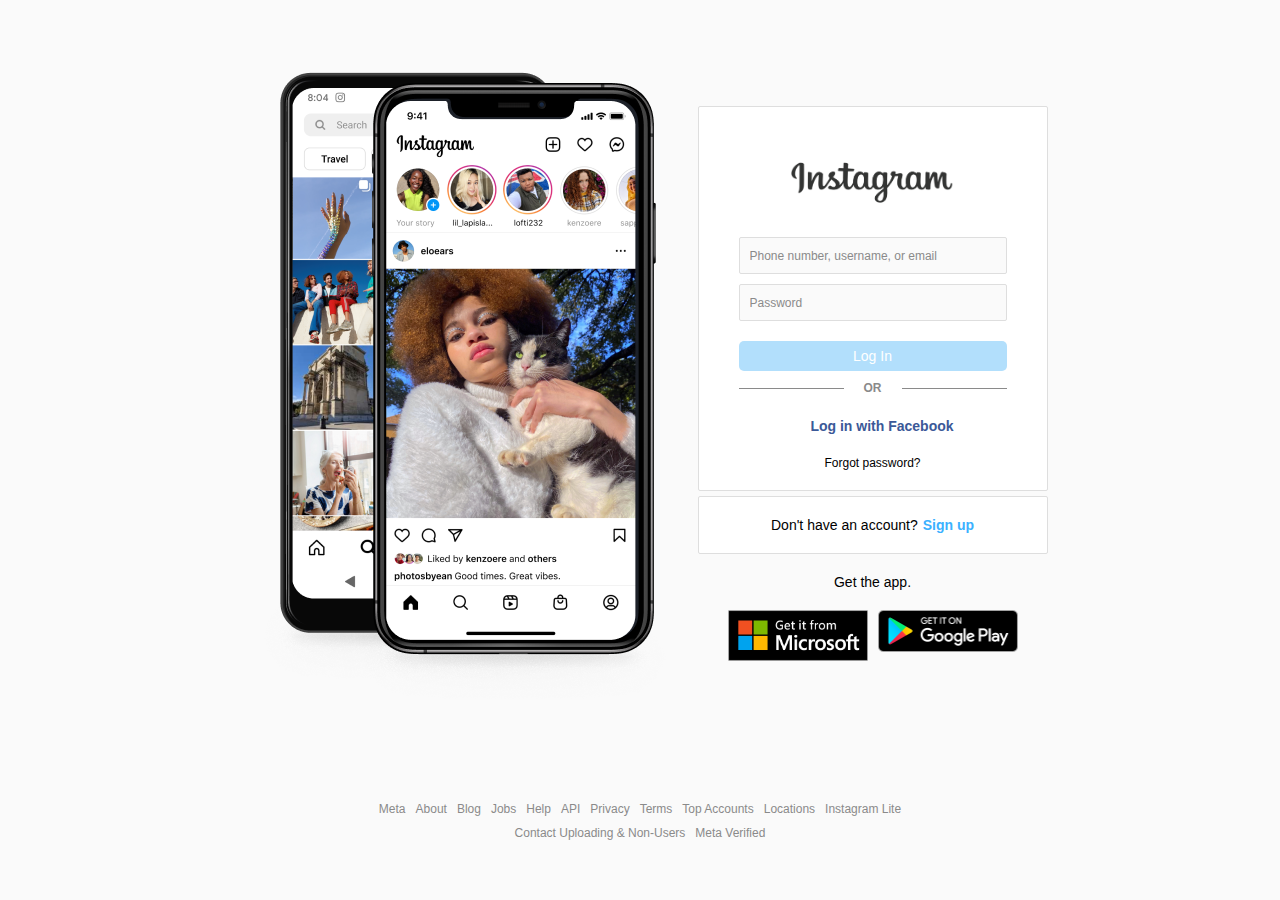
<file: index.html>
<!DOCTYPE html>
<html>

<head>
  <title>Instagram</title>
  <link rel="shortcut icon" href="./public/logo-instagram-png-13554-32x32.ico" />
  <link rel="stylesheet" href="https://cdn.jsdelivr.net/npm/bootstrap-icons@1.10.3/font/bootstrap-icons.css" />
  <!-- <link rel="stylesheet" href="./public/Index.css"> -->
 <link rel="stylesheet" href="./public/styles.css">
  <!-- <link
      href="https://cdn.jsdelivr.net/npm/bootstrap@5.3.0-alpha1/dist/css/bootstrap.min.css"
      rel="stylesheet"
      integrity="sha384-GLhlTQ8iRABdZLl6O3oVMWSktQOp6b7In1Zl3/Jr59b6EGGoI1aFkw7cmDA6j6gD"
      crossorigin="anonymous"
    /> -->
  <style>

  </style>
</head>

<body class="container-fluid">
  <section class="wrapper">
    <div class="left">
      <img src="./public/images/home-phones.png" alt="phone">
      <img class="screen" src="./public/images/screenshot1.png" alt="phone-screen">
    </div>
    <div class="right">
      <div class="panel login">
        <img id="logo" src="./public/images/instagramWrittenLogo.png" alt="logo">
        <form>
          <input
            class="input-box"
            type="text"
            name="username"
            required
            placeholder="Phone number, username, or email">
          <input
            class="input-box"
            type="password"
            name="password"
            required
            placeholder="Password">
          <input
            class="button"
            type="submit"
            name="login"
            value="Log In">
          <div class="divider">
            <div class="line"></div>
            <p>OR</p>
            <div class="line"></div>
          </div>
          <a class="fb" href=#>Log in with Facebook</a>
          <a class="forgot" href=#>Forgot password?</a>
        </form>
      </div>
      <div class="panel signup">
        <p>Don't have an account?</p>
        <a href="public/SignUp.html">Sign up</a>
      </div>
      <div class="apps">
        <p>Get the app.</p>
        <div class="app-stores">
          <img src="./public/images/MicrosoftStore.png" alt="App Store">
          <a href="https://static.cdninstagram.com/rsrc.php/v3/yz/r/c5Rp7Ym-Klz.png"><img src="./public/images/PlayStore.png" alt="Play Store"></a>         
        </div>
      </div>
    </div>
  </section>
  <footer>
    <ul>
      <li>Meta</li>
      <li>About</li>
      <li>Blog</li>
      <li>Jobs</li>
      <li>Help</li>
      <li>API</li>
      <li>Privacy</li>
      <li>Terms</li>
      <li>Top Accounts</li>
      <li>Locations</li>
      <li>Instagram Lite</li>
      <li>Contact Uploading & Non-Users</li>
      <li>Meta Verified</li>
    </ul>
  </footer>
</body>

</html>
<!-- <table class="getStore">

        <thead>Get the app.</thead>
        <tbody>
          <tr class="appstore">
          <td><img class="storeImg" src="./public/images/PlayStore.png" alt=""></td>
          <td><img class="storeImg" src="./public/images/MicrosoftStore.png" alt=""></td>
        </tr> 
        </tbody>
       
      </table> -->
</file>
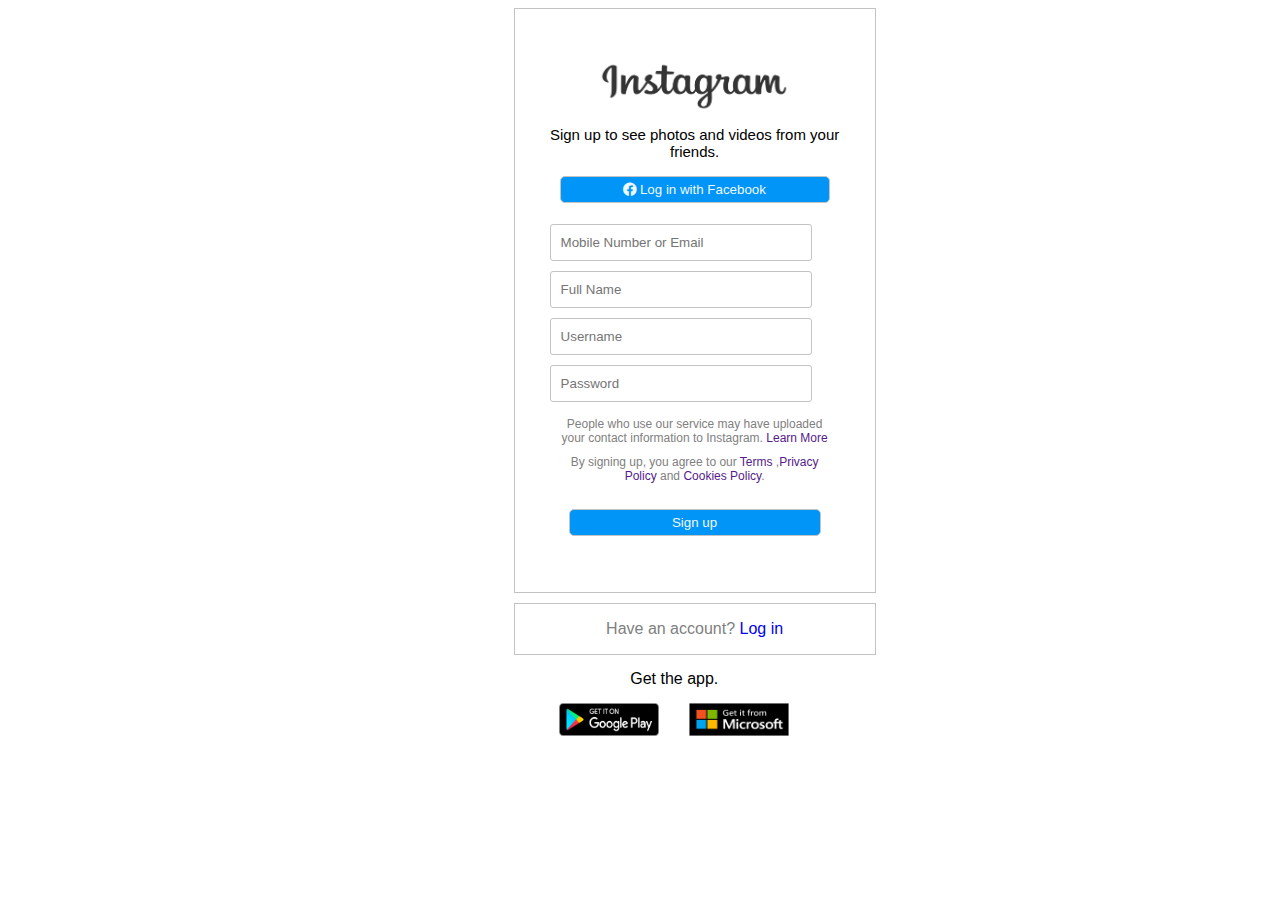
<file: public/SignUp.html>
<!DOCTYPE html>
<html lang="en">

<head>
    <meta charset="UTF-8">
    <meta http-equiv="X-UA-Compatible" content="IE=edge">
    <meta name="viewport" content="width=device-width, initial-scale=1.0">
    <link rel="shortcut icon" href="./logo-instagram-png-13554-32x32.ico" />
    <link rel="stylesheet" href="https://cdn.jsdelivr.net/npm/bootstrap-icons@1.10.3/font/bootstrap-icons.css" />
<!--      <link rel="stylesheet" href="./Index.css">  -->
    <title>Sign Up • Instagram</title>
    <style>
        /* .formInput {
            display: flex;
            align-items: center;
            justify-content: center;
        } */
        main {
            align-items: center;
            justify-content: center;
            margin-left: 40%;

        }

        .formInput {
            display: flexbox;
            align-items: center;
            justify-content: center;
            text-align: center;
            width: 300px;
            border: 1px solid rgb(195, 195, 195);
            padding: 5%;
            height: auto;
            padding: 30px;
        }

        #instagramWrittenLogo {
            padding: 3%;
        }

        #signupInfo {
            font-family: 'Segoe UI', Tahoma, Geneva, Verdana, sans-serif;
            font-size: 15px;
        }

        .inputGroup {
            width: 80%;
            height: 10%;
        }

        .blueButton {
            color: aliceblue;
            background-color: rgb(0, 149, 246);
            padding: 2rem;
            padding-top: 5px;
            padding-bottom: 5px;
            width: 90%;
            margin-top: 1rem;
            margin-bottom: 1rem;
            font-family: "Segoe UI", Tahoma, Geneva, Verdana, sans-serif;
            border: 1px solid rgb(195, 195, 195);
            border-radius: 5px;
        }

        .blueButton:hover {
            color: aliceblue;
            background-color: rgb(0, 90, 138);
            padding: 2rem;
            padding-top: 5px;
            padding-bottom: 5px;
            width: 90%;
            margin-top: 1rem;
            margin-bottom: 1rem;
            font-family: "Segoe UI", Tahoma, Geneva, Verdana, sans-serif;
            border: 1px solid rgb(195, 195, 195);
            border-radius: 5px;
        }

        .inputGroup {
            display: block;
            justify-content: center;
            align-items: center;
            text-align: center;
        }

        .inputbox {
            padding: 10px;
            width: 100%;
            margin: 5px;
            border: 1px solid rgb(195, 195, 195);
            border-radius: 3px;
        }

        #info {
            font-family: 'Segoe UI', Tahoma, Geneva, Verdana, sans-serif;
            font-size: 12px;
            padding: 5px;
        }

        #info div {
            padding: 5px;
            color: gray;
        }

        a {
            text-decoration: none;
        }

        .login {
            display: flexbox;
            align-items: center;
            justify-content: center;
            text-align: center;
            width: 300px;
            border: 1px solid rgb(195, 195, 195);
            margin-top: 10px;
            height: auto;
            padding-left: 30px;
            padding-right: 30px;
            font-family: 'Segoe UI', Tahoma, Geneva, Verdana, sans-serif;
            color: gray;

        }

        .getStore {
            padding: 15px;
        }

        .getStore div {
            display: flex;
            justify-content: center;
            width: 40%;
            text-align: center;
            font-family: 'Segoe UI', Tahoma, Geneva, Verdana, sans-serif;
        }

        .appstore {
            display: flex;
            justify-content: center;
            text-align: center;
            width: 40%;
        }

        .storeImg {
            width: 100px;
            height: 33px;
            padding: 15px;
        }


    </style>
</head>

<body>
    <main>
        <div class="formInput">
            <img id="instagramWrittenLogo" src="./images/instagramWrittenLogo.png" width="200px" height="65px" alt="">
            <div id="signupInfo">Sign up to see photos and videos from your friends.</div>
            <div>
                <button class="blueButton"><span class="bi bi-facebook">&nbsp;</span>Log in with Facebook</button>
            </div>
            <div class="inputGroup">
                <input class="inputbox" type="text" name="loginName" id="input" placeholder="Mobile Number or Email">
                <input class="inputbox" type="text" name="" id="fullName" placeholder="Full Name">
                <input class="inputbox" type="text" name="" id="username" placeholder="Username">
                <input class="inputbox" type="password" name="" id="password" placeholder="Password">
            </div>
            <div id="info">
                <div>People who use our service may have uploaded your contact information to Instagram. <a href="">
                        Learn
                        More</a>
                </div>
                <div>By signing up, you agree to our <a href="">Terms</a> ,<a href="">Privacy Policy</a> and <a
                        href="">Cookies
                        Policy</a>.
                </div>
                <div>
                    <button class="blueButton">Sign up</button>
                </div>
            </div>
        </div>

        <div class="login">
            <p>Have an account?&nbsp;<a href="../index.html">Log in</a></p>
        </div>
        <div class="getStore">
            <div>
                Get the app.
            </div>
            <div class="appstore">
                <img class="storeImg" src="./images/PlayStore.png" alt="">
                <img class="storeImg" src="./images/MicrosoftStore.png" alt="">
            </div>
        </div>
    </main>

</body>

</html>
</file>
<file: public/styles.css>
* {
    margin: 0;
    padding: 0;
    box-sizing: border-box;
    /*border: 1px solid red;*/
}

body {
    background-color: #fafafa;
    font-family: Helvetica, sans-serif;
    min-height: 100vh;
    display: flex;
    flex-direction: column;
    align-items: center;
}

.wrapper {
    display: flex;
    flex-grow: 1;
    align-items: center;
    justify-content: center;
}

.left {
    position: relative;
}

.screen {
    position: absolute;
    left: 153px;
    top: 28px;
}

.panel {
    width: 350px;
    background-color: #fff;
    border: 1px solid #dedede;
    border-radius: 2px;
    padding: 20px 40px;
    margin: 5px 0;
    display: flex;
}

.login {
    flex-direction: column;
    align-items: center;
}

#logo {
    width: 65%;
    margin-top: 20px;
    margin-bottom: 30px;
}

form {
    width: 100%;
    display: flex;
    flex-direction: column;
    align-items: center;
}

.input-box {
    width: 100%;
    padding: 10px;
    margin-bottom: 10px;
    background-color: #fafafa;
    border: 1px solid #dedede;
    border-radius: 2px;
}

.input-box::placeholder {
    color: #8a8a8a;
    font-size: 12px;
}

.input-box:focus {
    outline: none;
    border: 1px solid #8a8a8a;
}

.button {
    width: 100%;
    margin: 10px 0;
    padding: 7px 0;
    background-color: #b2dffc;
    color: #fff;
    border-radius: 5px;
    border: none;
    font-size: 14px;
}

.divider {
    display: flex;
    width: 100%;
    font-size: 12px;
    color: #8a8a8a;
    font-weight: bold;
    gap: 20px;
    align-items: center;
}

.line {
    flex: 1;
    height: 1px;
    background-color: #8a8a8a;
}

.fb {
    margin: 20px 0;
    color: #3b5998;
    text-decoration: none;
    font-size: 14px;
    font-weight: 600;
    
}

.fb::before {
    font-family: "Font Awesome 5 Brands";
    content: "\f082";
    margin-right: 5px;
    font-size: 18px;
}

.forgot {
    color: #000;
    text-decoration: none;
    font-size: 12px;
}

.signup {
    justify-content: center;
    gap: 5px;
    font-size: 14px;
}

.signup a {
    color: #3bb1ff;
    text-decoration: none;
    font-weight: 600;
}

.apps {
    display: flex;
    flex-direction: column;
    align-items: center;
    font-size: 14px;
    margin: 20px 0;
}

.app-stores {
    display: flex;
    gap: 10px;
    margin-top: 20px;
}

.app-stores img {
    width: 140px;
    height: auto;
}

footer {
    max-width: 35em;
    margin-bottom: 40px;
}

ul {
    display: flex;
    flex-wrap: wrap;
    justify-content: center;
    font-size: 12px;
    list-style: none;
    gap: 10px;
    margin: 20px 0;
}

li,
a {
    color: #8a8a8a;
    text-decoration: none;
}

@media (max-width: 860px) {
    .left {
        display: none;
    }
}
</file>
